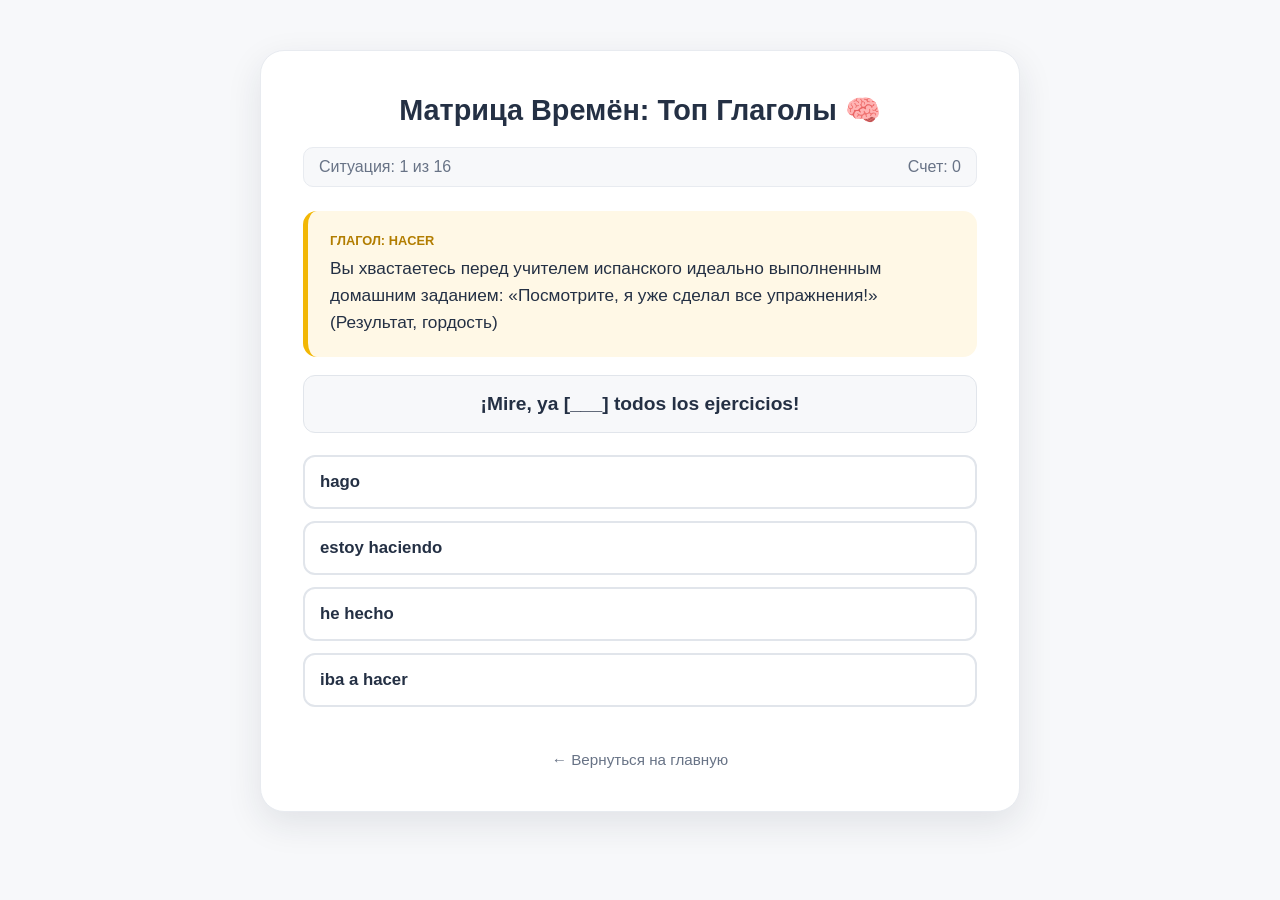
<file: trainers/matrix_site.html>
<!DOCTYPE html>
<html lang="ru">
<head>
    <meta charset="UTF-8">
    <meta name="viewport" content="width=device-width, initial-scale=1.0">
    <title>Матрица Времён PRO 🧠 — Aprende Español</title>
    <style>
        *{box-sizing:border-box}
body{font-family:Arial,Helvetica,sans-serif;background:#f7f8fa;margin:0;min-height:100vh;color:#243044;display:flex;justify-content:center;align-items:flex-start;padding:50px 20px}
.container{background:#fff;width:100%;max-width:760px;padding:42px;border-radius:24px;box-shadow:0 12px 35px rgba(31,41,55,.10);border:1px solid #e8ebf0;text-align:center}
h2{color:#243044;margin:0 0 18px;font-size:1.8rem;line-height:1.25}.badge,.verb-tag{display:inline-block;background:#f2b705;color:#fff;padding:5px 11px;border-radius:999px;font-size:.72rem;font-weight:700;text-transform:uppercase}.score-zone{color:#687386;font-size:1rem;margin:0 0 24px;display:flex;justify-content:space-between;background:#f7f8fa;padding:10px 15px;border-radius:10px;border:1px solid #e8ebf0}.scenario-box{background:#fff8e6;padding:22px;border-radius:14px;margin-bottom:18px;border-left:5px solid #f2b705;text-align:left}.scenario-title{font-size:.8rem;text-transform:uppercase;color:#b27d00;font-weight:700;margin-bottom:7px}.scenario-text{font-size:1.08rem;color:#243044;line-height:1.55;font-weight:500}.phrase-display{font-size:1.2rem;background:#f7f8fa;padding:17px;border-radius:12px;margin-bottom:22px;border:1px solid #e1e5eb;font-weight:700;color:#243044}.options-grid{display:grid;grid-template-columns:1fr;gap:12px;margin-bottom:20px}.option-btn{background:#fff;color:#243044;border:2px solid #e1e5eb;padding:15px;border-radius:12px;cursor:pointer;font-weight:700;font-size:1.05rem;text-align:left;transition:.2s}.option-btn:hover{border-color:#d62828;background:#fff8f8}.option-btn.correct{background:#eaf7f0;border-color:#16834b;color:#16834b}.option-btn.wrong{background:#fff0f0;border-color:#d62828;color:#d62828}.explanation-box{background:#f7f8fa;border-radius:12px;padding:18px;margin:18px 0;text-align:left;line-height:1.55;border:1px solid #e8ebf0}.next-btn{background:#d62828;color:#fff;border:none;padding:16px 20px;font-size:1.05rem;border-radius:12px;cursor:pointer;width:100%;font-weight:700}.next-btn:hover{background:#b71f1f}.back-home{display:inline-block;margin-top:24px;color:#687386;text-decoration:none;font-size:.95rem}.back-home:hover{color:#d62828}@media(max-width:600px){body{padding:20px 14px}.container{padding:28px 20px;border-radius:18px}h2{font-size:1.45rem}.scenario-text{font-size:1rem}}
    </style>
</head>
<body>

<div class="container">
    <h2>Матрица Времён: Топ Глаголы 🧠</h2>
    
    <div class="score-zone">
        <div id="quest-num">Вопрос: --</div>
        <div id="score-count">Счет: 0</div>
    </div>

    <div class="scenario-box">
        <div class="scenario-title" id="verb-tag">Глагол: --</div>
        <div class="scenario-text" id="situation-text">Загрузка ситуации...</div>
    </div>

    <div class="phrase-display" id="phrase-text">
        ...
    </div>

    <div class="options-grid" id="options-box">
        <!-- Кнопки сгенерируются кодом -->
    </div>
    
    <div class="explanation-box" id="explanation-box"></div>
    <button class="next-btn" id="next-btn" onclick="nextQuestion()">Следующая ситуация ▶</button>
<a href="../index.html" class="back-home">← Вернуться на главную</a>

</div>

<script>
    // БАЗА ДАННЫХ ИГРЫ: СИТУАЦИИ, ВАРИАНТЫ И УМНЫЕ ПОДСКАЗКИ ПРИ ОШИБКАХ
    const matrixDatabase = [
        {
            verb: "HACER",
            situation: "Вы сидите за компьютером, у вас горит дедлайн, пальцы летают по клавиатуре. В комнату заходит друг и спрашивает: «Что делаешь?». Вы отвечаете: «Я делаю работу прямо сейчас, не мешай!»",
            phrase: "Ahora [___] el trabajo, ¡no me molestes!",
            correct: "estoy haciendo",
            options: ["hago", "estoy haciendo", "he hecho", "estaba haciendo"],
            expl: "<b>Почему именно так:</b> Действие происходит прямо в эту миллисекунду. Для этого испанцы используют Presente Continuo (estoy + -iendo).<br><br><b>Разбор ошибок:</b><br>❌ <i>hago</i> — означает регулярное действие вообще (по жизни), теряется срочность дедлайна.<br>❌ <i>he hecho</i> — 'я уже сделал', но вы ещё в процессе.<br>❌ <i>estaba haciendo</i> — относилось бы к процессу в прошлом."
        },
        {
            verb: "TRABAJAR",
            situation: "Вы звоните другу в 3 часа дня. Он берёт трубку и говорит уставшим голосом: «Извини, не могу говорить. Я только что закончил, я сегодня очень много поработал». (Результат за сегодня)",
            phrase: "Lo siento, no puedo hablar. Hoy [___] mucho.",
            correct: "he trabajado",
            options: ["trabajo", "estaba trabajando", "he trabajado", "iba a trabajar"],
            expl: "<b>Почему именно так:</b> Действие завершено, но произошло <u>сегодня</u> (период времени 'hoy' ещё не закончен). Для этого строго нужен Pretérito Perfecto.<br><br><b>Разбор ошибок:</b><br>❌ <i>trabajo</i> — 'сегодня я много работаю' (вообще, процесс идёт или предстоит).<br>❌ <i>estaba trabajando</i> — 'я работал тогда' (когда что-то случилось в прошлом).<br>❌ <i>iba a trabajar</i> — 'я только собирался поработать', но друг-то уже отпахал!"
        },
        {
            verb: "IR",
            situation: "Вы вчера шли в магазин, и прямо перед вами на дорогу выбежала огромная собака. Вы рассказываете историю другу: «Я как раз шёл в магазин (был в процессе движения), когда увидел эту собаку!»",
            phrase: "Yo [___] al supermercado cuando vi a ese perro.",
            correct: "iba",
            options: ["voy", "he ido", "estaba yendo", "iba"],
            expl: "<b>Почему именно так:</b> Для выражения процесса ходьбы или движения в прошлом используется форма 'iba' (глагол ir в Imperfecto).<br><br><b>Разбор ошибок:</b><br>❌ <i>voy</i> — 'я иду' (сейчас или обычно).<br>❌ <i>he ido</i> — 'я ходил/сходил сегодня' (как факт, а не фоновый процесс).<br>❌ <i>estaba yendo</i> — теоретически понятно, но испанцы так не говорят, форма слишком громоздкая для глагола ir. Всегда выбирайте 'iba'!"
        },
        {
            verb: "HACER",
            situation: "Вы открыли ноутбук, занесли палец над кнопкой, чтобы запустить тренажёр, но в эту миллисекунду вырубило свет. Вы со вздохом говорите: «Эх, я как раз собирался заняться диктантом...»",
            phrase: "Yo [___] el dictado, pero se cortó la luz.",
            correct: "iba a hacer",
            options: ["hago", "iba a hacer", "he hecho", "estaba haciendo"],
            expl: "<b>Почему именно так:</b> Конструкция 'iba a + глагол' идеально передаёт намерение, которое вот-вот должно было случиться в прошлом, но обломалось.<br><br><b>Разбор ошибок:</b><br>❌ <i>hago</i> — 'я делаю' (сейчас).<br>❌ <i>he hecho</i> — 'я сделал' (но свет-то прервал вас до начала!).<br>❌ <i>estaba haciendo</i> — означало бы, что вы уже вовсю писали диктант в тот момент."
        },
        {
            verb: "COMER",
            situation: "Вы пообедали в ресторане, откинулись на спинку стула, похлопали по животу и сыто говорите официанту: «Спасибо, я уже отлично поел». (Результат)",
            phrase: "Gracias, ya [___] muy bien.",
            correct: "he comido",
            options: ["como", "estoy comiendo", "he comido", "estaba comiendo"],
            expl: "<b>Почему именно так:</b> Вы сыты в текущую секунду, действие завершено совсем недавно. Это классический результат через Pretérito Perfecto.<br><br><b>Разбор ошибок:</b><br>❌ <i>como</i> — 'я ем вообще' или 'я ем обычно'.<br>❌ <i>estoy comiendo</i> — 'я ем прямо сейчас' (но ваша тарелка уже пуста!).<br>❌ <i>estaba comiendo</i> — 'я ел тогда в прошлом'."
        },
        {
            verb: "TRABAJAR",
            situation: "Вам звонит босс на выходных и спрашивает: «Чем занимаешься по жизни в эти месяцы?». Вы гордо отвечаете: «Сейчас я работаю в крупной IT-компании». (Регулярное действие по жизни)",
            phrase: "Ahora [___] en una empresa de tecnología grande.",
            correct: "trabajo",
            options: ["trabajo", "estoy trabajando", "he trabajado", "estaba trabajando"],
            expl: "<b>Почему именно так:</b> Вы описываете постоянный или регулярный факт из жизни в настоящем времени. Нужен обычный Presentе.<br><br><b>Разбор ошибок:</b><br>❌ <i>estoy trabajando</i> — подошёл бы, если бы вы сидели за компьютером прямо в эту секунду разговора.<br>❌ <i>he trabajado</i> — 'я поработал'.<br>❌ <i>estaba trabajando</i> — прошедшее время."
        },
        {
            verb: "HACER",
            situation: "Вчера в 16:00 в офисе кто-то съел чужой пирог. Шеф устраивает допрос: «Что вы делали в это время?». Вы оправдываетесь: «Я в эту секунду делал отчёт в своём кабинете!» (Алиби, процесс в прошлом)",
            phrase: "A las cuatro yo [___] el informe en mi oficina.",
            correct: "estaba haciendo",
            options: ["hago", "estoy haciendo", "he hecho", "estaba haciendo"],
            expl: "<b>Почему именно так:</b> Вы доказываете своё алиби — были внутри длительного процесса в строго конкретный момент в прошлом. Для этого нужен Pasado Continuo (estaba + -iendo).<br><br><b>Разбор ошибок:</b><br>❌ <i>hago / estoy haciendo</i> — формы настоящего времени.<br>❌ <i>he hecho</i> — 'я сделал отчёт' (как факт завершения, а нам важно показать, чем вы были заняты в 16:00)."
        },
        {
            verb: "IR",
            situation: "Вы встречаете соседа у подъезда, он одет в спортивный костюм. Вы спрашиваете его: «Куда это ты направляешься прямо сейчас?»",
            phrase: "¿Adónde [___] ahora?",
            correct: "vas",
            options: ["vas", "estás yendo", "has ido", "ibas"],
            expl: "<b>Почему именно так:</b> В живом испанском глагол ir (идти) в настоящем времени используется в обычной форме Presente ('vas'), даже если человек идёт прямо сейчас. Форма estás yendo почти не используется.<br><br><b>Разбор ошибок:</b><br>❌ <i>estás yendo</i> — слишком искусственно и громоздко для живой речи.<br>❌ <i>has ido</i> — 'ты сходил'.<br>❌ <i>ibas</i> — прошедшее время."
        },
        {
            verb: "COMER",
            situation: "Вы сидите на совещании, и вдруг у вас громко заурчал живот (как в подкасте Пабло). Вы шепчете коллеге: «Извини, я сегодня ещё не ел». (Отсутствие результата за сегодня)",
            phrase: "Lo siento, hoy todavía no [___].",
            correct: "he comido",
            options: ["como", "estoy comiendo", "he comido", "iba a comer"],
            expl: "<b>Почему именно так:</b> Вы говорите об отсутствии результата к текущему моменту внутри сегодняшнего дня ('hoy'). Нужен Pretérito Perfecto.<br><br><b>Разбор ошибок:</b><br>❌ <i>como</i> — 'я не ем вообще'.<br>❌ <i>estoy comiendo</i> — 'я не ем прямо сейчас' (и так очевидно).<br>❌ <i>iba a comer</i> — 'я собирался поесть'."
        },
        {
            verb: "TRABAJAR",
            situation: "Вчера в 7 вечера жена пыталась до вас дозвониться, но вы пахали в гараже. Вечером вы объясняете: «Извини, я в это время работал». (Длительный процесс в прошлом)",
            phrase: "Lo siento, a esa hora yo [___] en el garaje.",
            correct: "estaba trabajando",
            options: ["trabajo", "estoy trabajando", "he trabajado", "estaba trabajando"],
            expl: "<b>Почему именно так:</b> Вы были заняты процессом работы в конкретный момент в прошлом. Это Pasado Continuo.<br><br><b>Разбор ошибок:</b><br>❌ <i>trabajo / estoy trabajando</i> — настоящее время.<br>❌ <i>he trabajado</i> — подошло бы, если бы вы сказали 'Я сегодня много поработал', но здесь указан точный час вчерашнего дня."
        },
        {
            verb: "HACER",
            situation: "Вы хвастаетесь перед учителем испанского идеально выполненным домашним заданием: «Посмотрите, я уже сделал все упражнения!» (Результат, гордость)",
            phrase: "¡Mire, ya [___] todos los ejercicios!",
            correct: "he hecho",
            options: ["hago", "estoy haciendo", "he hecho", "iba a hacer"],
            expl: "<b>Почему именно так:</b> Налицо выполненное действие и готовый результат, который вы демонстрируете в настоящем времени. Это Pretérito Perfecto.<br><br><b>Разбор ошибок:</b><br>❌ <i>hago / estoy haciendo</i> — вы уже не делаете упражнения, они готовы.<br>❌ <i>iba a hacer</i> — 'я только собирался сделать'."
        },
        {
            verb: "COMER",
            situation: "Вам звонит друг, слышит в трубке стук вилок и чавканье. Он понимающе говорит: «О, я вижу, ты сейчас ешь. Приятного аппетита, созвонимся позже!»",
            phrase: "Ah, veo que [___] ahora. ¡Buen provecho!",
            correct: "estás comiendo",
            options: ["comes", "estás comiendo", "has comido", "ibas a comer"],
            expl: "<b>Почему именно так:</b> Процесс происходит прямо в ушах у друга в эту секунду. Строго Presente Continuo (estás + -iendo).<br><br><b>Разбор ошибок:</b><br>❌ <i>comes</i> — 'ты ешь вообще'.<br>❌ <i>has comido</i> — 'ты уже поел' (но вилки-то стучат!).<br>❌ <i>ibas a comer</i> — 'ты собирался поесть'."
        },
        {
            verb: "IR",
            situation: "Вам звонит мама и спрашивает, где вы были в прошлые выходные. Вы отвечаете: «В субботу мы ездили (сходили) за город». (Завершённый факт в прошлом, день полностью прошёл)",
            phrase: "El sábado nosotros [___] al campo.",
            correct: "fuimos",
            options: ["vamos", "hemos ido", "fuimos", "íbamos"],
            expl: "<b>Почему именно так:</b> Суббота осталась в прошлом, день полностью отрезан от настоящего. Для законченных исторических фактов используется время Pretérito Indefinito (ir ➡️ fuimos).<br><br><b>Разбор ошибок:</b><br>❌ <i>vamos</i> — 'мы идём/ездим обычно'.<br>❌ <i>hemos ido</i> — подошло бы, если бы вы поехали в поле <u>сегодня</u>.<br>❌ <i>íbamos</i> — означало бы 'мы долго ехали, были в процессе', а здесь важен сам свершившийся факт поездки."
        },
        {
            verb: "TRABAJAR",
            situation: "Вы зашли в кабинет к коллеге, он резко захлопнул ноутбук и выдохнул. Вы с улыбкой говорите: «О, я вижу, ты как раз собирался поработать, а я помешал?»",
            phrase: "Veo que [___], ¿te he molestado?",
            correct: "ibas a trabajar",
            options: ["trabajas", "estás trabajando", "has trabajado", "ibas a trabajar"],
            expl: "<b>Почему именно так:</b> Человек открыл ноут и настроился на работу в прошлую секунду, но его прервали. Это намерение через 'ibas a + глагол'.<br><br><b>Разбор ошибок:</b><br>❌ <i>trabajas / estás trabajando</i> — он уже не работает, вы его отвлекли.<br>❌ <i>has trabajado</i> — 'ты поработал'."
        },
        {
            verb: "COMER",
            situation: "Вы рассказываете о своих привычках: «Обычно я обедаю дома в два часа дня». (Регулярное расписание)",
            phrase: "Normalmente [___] en casa a las dos.",
            correct: "como",
            options: ["como", "estoy comiendo", "he comido", "estaba comiendo"],
            expl: "<b>Почему именно так:</b> Регулярное, повторяющееся действие, рутина. Нужен обычный Presente.<br><br><b>Разбор ошибок:</b><br>❌ <i>estoy comiendo</i> — использовалось бы, если бы вы жевали прямо сейчас.<br>❌ <i>he comido / estaba comiendo</i> — прошедшие времена."
        },
        {
            verb: "IR",
            situation: "Вы сидите в аэропорту, рейс задерживают. Вы звоните жене и говорите: «Мы как раз садились (шли) в самолёт, но посадку внезапно остановили!» (Процесс прерван в прошлом)",
            phrase: "Nosotros [___] al avión, pero detuvieron el embarque.",
            correct: "íbamos",
            options: ["vamos", "hemos ido", "fuimos", "íbamos"],
            expl: "<b>Почему именно так:</b> Вы описываете фоновый процесс движения, который происходил в прошлом, пока его не прервало другое резкое действие. Нужен Imperfecto глагола ir (для 'мы' — íbamos).<br><br><b>Разбор ошибок:</b><br>❌ <i>vamos</i> — настоящее время.<br>❌ <i>fuimos</i> — означало бы, что вы успешно улетели и факт закрыт.<br>❌ <i>hemos ido</i> — форма для сегодняшнего дня."
        }
    ];
    let gameQuestions = [];
    let currentQuestionIdx = 0;
    let score = 0;
    let hasAnswered = false;

    // СТАРТ ИГРЫ И ПЕРЕМЕШИВАНИЕ ВОПРОСОВ
    window.onload = function() {
        shuffleAndStart();
    };

    function shuffleAndStart() {
        gameQuestions = [...matrixDatabase].sort(() => Math.random() - 0.5);
        currentQuestionIdx = 0;
        score = 0;
        document.getElementById('score-count').innerText = `Счет: ${score}`;
        showQuestion();
    }

    function showQuestion() {
        hasAnswered = false;
        document.getElementById('next-btn').style.display = "none";
        document.getElementById('explanation-box').style.display = "none";
        
        const q = gameQuestions[currentQuestionIdx];
        
        document.getElementById('quest-num').innerText = `Ситуация: ${currentQuestionIdx + 1} из ${gameQuestions.length}`;
        document.getElementById('verb-tag').innerText = `Глагол: ${q.verb}`;
        document.getElementById('situation-text').innerText = q.situation;
        document.getElementById('phrase-text').innerText = q.phrase;

        const optionsBox = document.getElementById('options-box');
        optionsBox.innerHTML = "";

        // Генерируем кнопки
        q.options.forEach(opt => {
            const btn = document.createElement('button');
            btn.className = "option-btn";
            btn.innerText = opt;
            btn.onclick = () => checkSelection(btn, opt, q.correct, q.expl);
            optionsBox.appendChild(btn);
        });
    }

    function checkSelection(clickedBtn, selectedOpt, correctOpt, explanation) {
        if (hasAnswered) return; // Защита от повторных нажатий на другие кнопки после успеха

        if (selectedOpt === correctOpt) {
            clickedBtn.classList.add('correct');
            score += 25; // Начисляем 25 очков за правильный выбор
            document.getElementById('score-count').innerText = `Счет: ${score}`;
            hasAnswered = true;
            document.getElementById('next-btn').style.display = "block";
            
            // Озвучиваем правильный ответ встроенным голосом
            if ('speechSynthesis' in window) {
                const textToSpeak = gameQuestions[currentQuestionIdx].phrase.replace("[___]", correctOpt).replace("¡", "").replace("!", "");
                const utterance = new SpeechSynthesisUtterance(textToSpeak);
                utterance.lang = 'es-ES';
                window.speechSynthesis.speak(utterance);
            }
        } else {
            clickedBtn.classList.add('incorrect');
            // Показываем разбор ситуации при ошибке
            const expBox = document.getElementById('explanation-box');
            expBox.innerHTML = explanation;
            expBox.style.display = "block";
        }
    }

    function nextQuestion() {
        currentQuestionIdx++;
        if (currentQuestionIdx < gameQuestions.length) {
            showQuestion();
        } else {
            // Финиш игры
            document.getElementById('verb-tag').innerText = "ИГРА ЗАВЕРШЕНА! 🏆";
            document.getElementById('situation-text').innerText = `Потрясающе! Вы прогнали все 16 ситуаций. Ваш финальный результат: ${score} очков.`;
            document.getElementById('phrase-text').innerText = "¡Todo marcha bien!";
            document.getElementById('options-box').innerHTML = "";
            document.getElementById('explanation-box').style.display = "none";
            
            const nextBtn = document.getElementById('next-btn');
            nextBtn.innerText = "Пройти тренажёр заново 🔄";
            nextBtn.onclick = shuffleAndStart;
            nextBtn.style.display = "block";
        }
    }
</script>

</body>
</html>
</file>
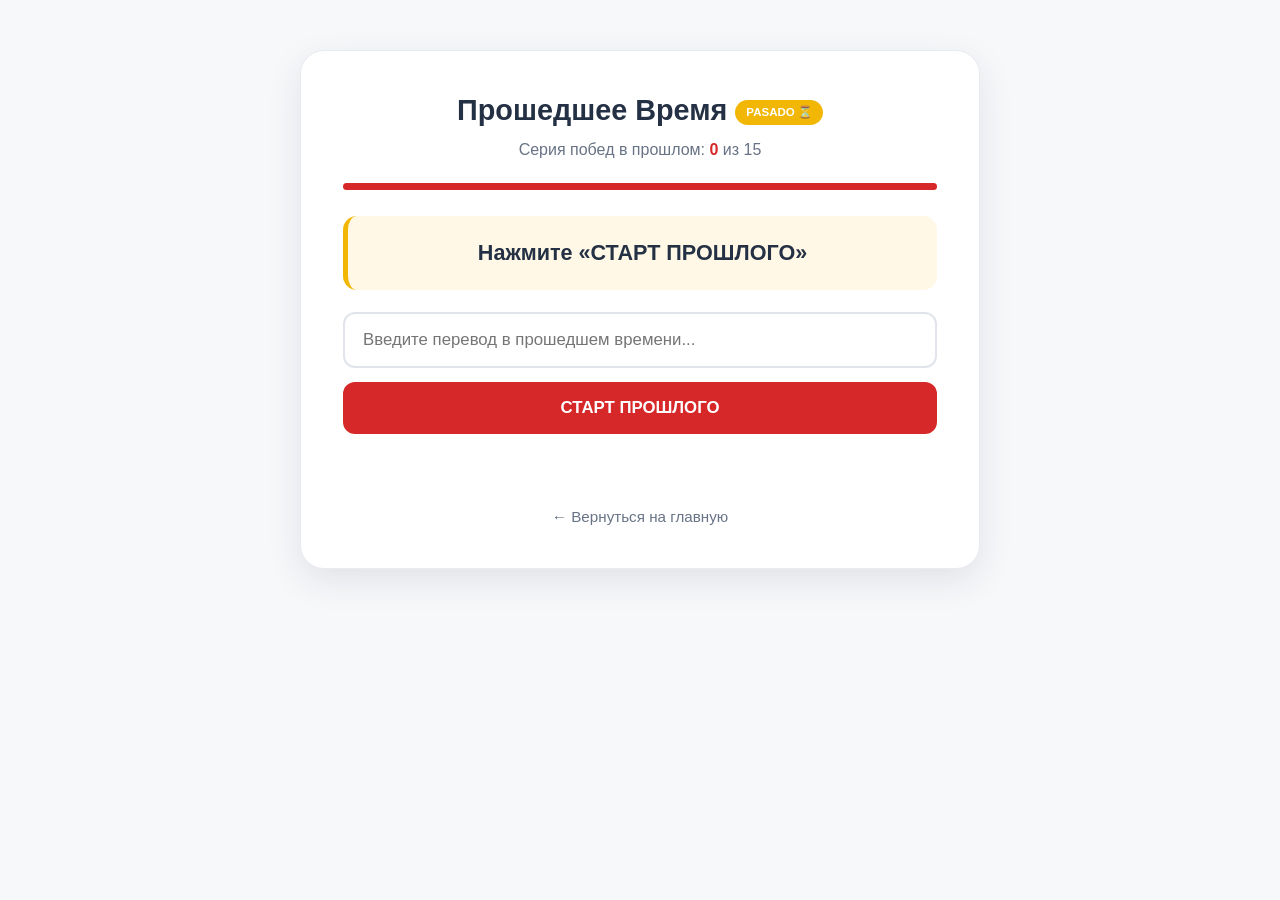
<file: trainers/proshloe_vremya_site.html>
<!DOCTYPE html>
<html lang="ru">
<head>
    <meta charset="UTF-8">
    <meta name="viewport" content="width=device-width, initial-scale=1.0">
    <title>Тренажер: Прошедшее время ⏳</title>
    <style>
        
*{box-sizing:border-box}
body{font-family:Arial,Helvetica,sans-serif;background:#f7f8fa;margin:0;min-height:100vh;color:#243044;display:flex;justify-content:center;align-items:flex-start;padding:50px 20px}
.container{background:#fff;width:100%;max-width:680px;padding:42px;border-radius:24px;box-shadow:0 12px 35px rgba(31,41,55,.10);border:1px solid #e8ebf0;text-align:center}
h2{color:#243044;margin:0 0 12px;font-size:1.8rem;line-height:1.25}
.badge{display:inline-block;background:#f2b705;color:#fff;padding:5px 11px;border-radius:999px;font-size:.72rem;font-weight:700;text-transform:uppercase;vertical-align:middle}
.score-board{color:#687386;font-size:1rem;margin:0 0 24px}
#current-score{color:#d62828;font-weight:700}
.timer-bar{width:100%;height:7px;background:#e9edf2;border-radius:999px;margin-bottom:26px;overflow:hidden}
.timer-progress{width:100%;height:100%;background:#d62828;transition:width 1s linear}
.phrase-display{background:#fff8e6;border-left:5px solid #f2b705;padding:24px 22px;border-radius:14px;font-size:1.35rem;font-weight:600;color:#243044;margin-bottom:22px;min-height:72px;display:flex;align-items:center;justify-content:center}
input[type=text]{width:100%;padding:16px 18px;border:2px solid #e1e5eb;background:#fff;color:#243044;border-radius:12px;font-size:1.05rem;margin-bottom:14px;outline:none;transition:border-color .2s,box-shadow .2s}
input[type=text]:focus{border-color:#d62828;box-shadow:0 0 0 4px rgba(214,40,40,.08)}
button{background:#d62828;color:#fff;border:none;padding:16px 20px;font-size:1.05rem;border-radius:12px;cursor:pointer;width:100%;font-weight:700;transition:transform .2s,background .2s}
button:hover{background:#b71f1f;transform:translateY(-1px)}
.feedback{margin-top:20px;font-weight:600;font-size:1rem;min-height:30px;line-height:1.5}
.correct{color:#16834b}.incorrect{color:#d62828}
.back-home{display:inline-block;margin-top:24px;color:#687386;text-decoration:none;font-size:.95rem;transition:color .2s}
.back-home:hover{color:#d62828}
@media(max-width:600px){body{padding:20px 14px}.container{padding:28px 20px;border-radius:18px}h2{font-size:1.45rem}.phrase-display{font-size:1.15rem;padding:20px 16px}}

    </style>
</head>
<body>

<div class="container">
    <h2>Прошедшее Время <span class="badge">Pasado ⏳</span></h2>
    <div class="score-board">Серия побед в прошлом: <span id="current-score">0</span> из 15</div>
    
    <div class="timer-bar"><div class="timer-progress" id="progress"></div></div>
    <div class="phrase-display" id="russian-text">Нажмите «СТАРТ ПРОШЛОГО»</div>
    
    <input type="text" id="answer-input" placeholder="Введите перевод в прошедшем времени..." autocomplete="off" disabled>
    <button id="main-btn" onclick="initTrainer()">СТАРТ ПРОШЛОГО</button>
    
    <div class="feedback" id="feedback-zone"></div>
<a href="../index.html" class="back-home">← Вернуться на главную</a>

</div>

<script>
    const database = [
        // --- Правила -AR, -ER, -IR ---
        { ru: "Я поговорил.", es: "He hablado" },
        { ru: "Ты поучился.", es: "Has estudiado" },
        { ru: "Он выучил испанский.", es: "Ha aprendido espanol" },
        { ru: "Я поел пиццу.", es: "He comido pizza" },
        { ru: "Ты пожил в Мадриде?", es: "Has vivido en Madrid" },
        { ru: "Он поработал сегодня.", es: "Ha trabajado hoy" },
        { ru: "Я поучил испанский сегодня.", es: "He aprendido espanol hoy" },
        { ru: "Ты поел дома?", es: "Has comido en casa" },
        { ru: "Она пожила в Мадриде.", es: "Ha vivido en Madrid" },
        // --- Глаголы-исключения ---
        { ru: "Я сделал это.", es: "Lo he hecho" },
        { ru: "Он не сделал это.", es: "No lo ha hecho" },
        { ru: "Ты написал письмо?", es: "Has escrito una carta" },
        { ru: "Я написал письмо.", es: "He escrito una carta" },
        { ru: "Ты открыл книгу.", es: "Has abierto un libro" },
        { ru: "Он открыл дверь.", es: "Ha abierto la puerta" },
        { ru: "Я не сделал домашнее задание.", es: "No he hecho los deberes" }, // домашнее задание = los deberes
        { ru: "Ты написал это?", es: "Lo has escrito" },
        { ru: "Она открыла окно.", es: "Ha abierto la ventana" }
    ];

    let activePhrase = null;
    let currentStreak = 0;
    let stageChecking = false;
    let timerId = null;
    let timeLeft = 25; // 25 секунд для комфортного набора прошедшего времени

    const ruDisplay = document.getElementById('russian-text');
    const inputField = document.getElementById('answer-input');
    const actionBtn = document.getElementById('main-btn');
    const feedbackField = document.getElementById('feedback-zone');
    const streakDisplay = document.getElementById('current-score');
    const progressBar = document.getElementById('progress');

    function cleanString(str) {
        return str.toLowerCase()
            .replace(/[.,\/#!$%\^&\*;:{}=\-_`~()¿?]/g, "")
            .replace(/[áäà]/g, "a").replace(/[éëè]/g, "e")
            .replace(/[íïì]/g, "i").replace(/[óöò]/g, "o")
            .replace(/[úüù]/g, "u").replace(/ñ/g, "n")
            .trim();
    }

    function initTrainer() {
        currentStreak = 0;
        streakDisplay.innerText = currentStreak;
        inputField.disabled = false;
        triggerNext();
    }

    function startTimer() {
        clearInterval(timerId);
        timeLeft = 25;
        progressBar.style.width = "100%";
        
        timerId = setInterval(() => {
            timeLeft--;
            progressBar.style.width = (timeLeft / 25 * 100) + "%";
            
            if (timeLeft <= 0) {
                clearInterval(timerId);
                timeOutFail();
            }
        }, 1000);
    }

    function timeOutFail() {
        feedbackField.innerHTML = `<span class='incorrect'>⏱️ Время вышло! Надо было: <b>${activePhrase.es}</b></span>`;
        currentStreak = 0;
        streakDisplay.innerText = currentStreak;
        actionBtn.innerText = "Следующая фраза";
        actionBtn.onclick = triggerNext;
        stageChecking = false;
    }

    function triggerNext() {
        clearInterval(timerId);
        if (currentStreak >= 15) {
            ruDisplay.innerText = "🏆 ФАНТАСТИКА! Прошлое время полностью в ваших руках!";
            inputField.disabled = true;
            inputField.value = "";
            progressBar.style.width = "0%";
            actionBtn.innerText = "Начать сначала";
            actionBtn.onclick = initTrainer;
            return;
        }

        activePhrase = database[Math.floor(Math.random() * database.length)];
        ruDisplay.innerText = activePhrase.ru;
        inputField.value = "";
        feedbackField.innerText = "";
        inputField.focus();

        actionBtn.innerText = "Проверить";
        actionBtn.onclick = evaluateAnswer;
        stageChecking = true;
        startTimer();
    }

    function evaluateAnswer() {
        clearInterval(timerId);
        const userClean = cleanString(inputField.value);
        const correctClean = cleanString(activePhrase.es);

        if (userClean === correctClean) {
            feedbackField.innerHTML = "<span class='correct'>🎯 Идеально в прошлом! +1 балл</span>";
            currentStreak++;
            streakDisplay.innerText = currentStreak;
        } else {
            feedbackField.innerHTML = `<span class='incorrect'>Ошибка. Правильный вариант: <b>${activePhrase.es}</b></span>`;
            currentStreak = 0; 
            streakDisplay.innerText = currentStreak;
        }

        actionBtn.innerText = "Следующая фраза";
        actionBtn.onclick = triggerNext;
        stageChecking = false;
    }

    inputField.addEventListener("keyup", function(e) {
        if (e.key === "Enter") {
            if (stageChecking) evaluateAnswer();
            else triggerNext();
        }
    });
</script>

</body>
</html>
</file>
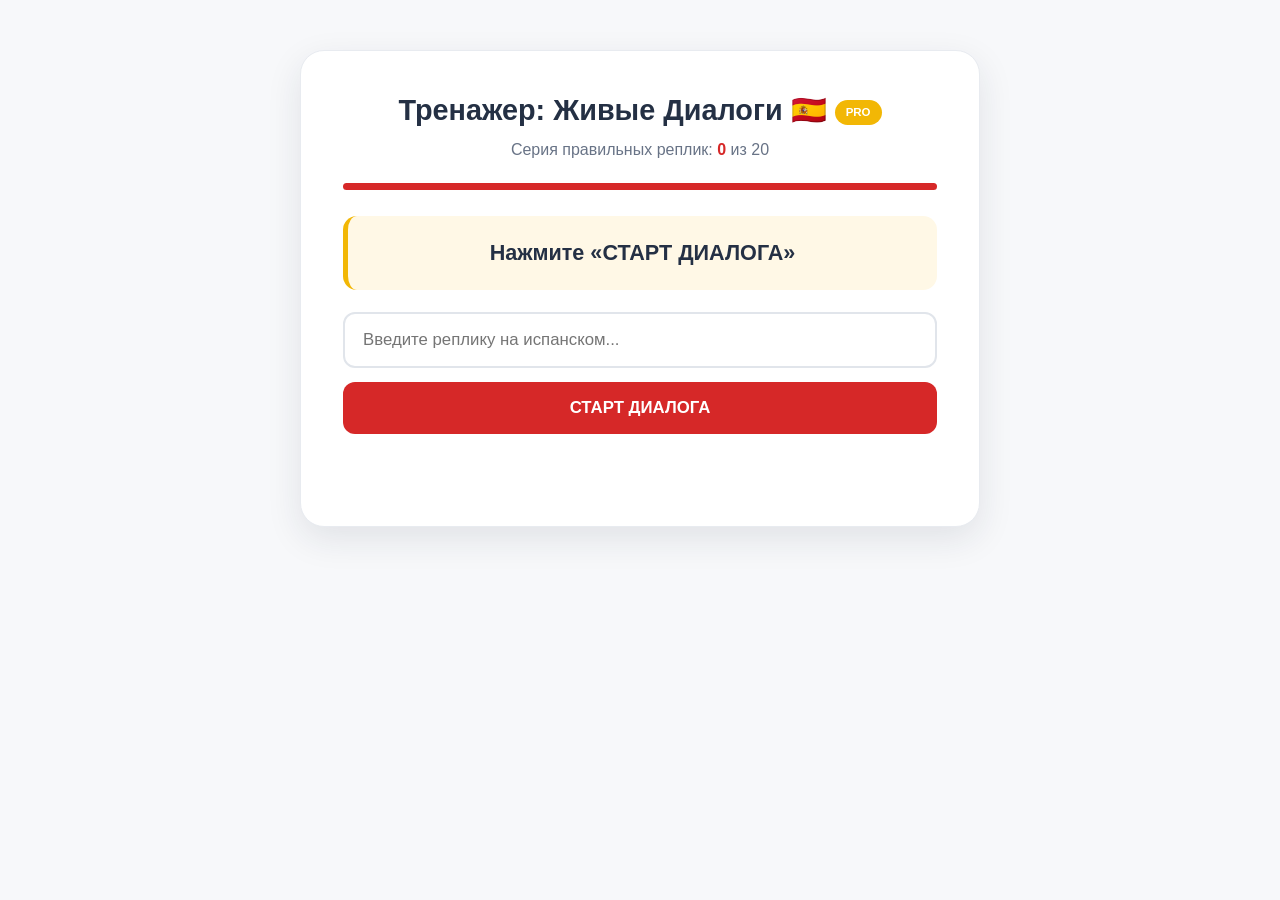
<file: trainers/super_mix_dialogos_site.html>
<!DOCTYPE html>
<html lang="ru">
<head>
    <meta charset="UTF-8">
    <meta name="viewport" content="width=device-width, initial-scale=1.0">
    <title>Тренажер: Живые Диалоги PRO</title>
    <style>
        
        * {
            box-sizing: border-box;
        }

        body {
            font-family: Arial, Helvetica, sans-serif;
            background: #f7f8fa;
            margin: 0;
            min-height: 100vh;
            color: #243044;
            display: flex;
            justify-content: center;
            align-items: flex-start;
            padding: 50px 20px;
        }

        .container {
            background: #ffffff;
            width: 100%;
            max-width: 680px;
            padding: 42px;
            border-radius: 24px;
            box-shadow: 0 12px 35px rgba(31, 41, 55, 0.10);
            border: 1px solid #e8ebf0;
            text-align: center;
        }

        h2 {
            color: #243044;
            margin: 0 0 12px;
            font-size: 1.8rem;
            line-height: 1.25;
        }

        .badge {
            display: inline-block;
            background: #f2b705;
            color: #ffffff;
            padding: 5px 11px;
            border-radius: 999px;
            font-size: 0.72rem;
            font-weight: 700;
            text-transform: uppercase;
            vertical-align: middle;
        }

        .score-board {
            color: #687386;
            font-size: 1rem;
            margin: 0 0 24px;
        }

        #current-score {
            color: #d62828;
            font-weight: 700;
        }

        .timer-bar {
            width: 100%;
            height: 7px;
            background: #e9edf2;
            border-radius: 999px;
            margin-bottom: 26px;
            overflow: hidden;
        }

        .timer-progress {
            width: 100%;
            height: 100%;
            background: #d62828;
            transition: width 1s linear;
        }

        .phrase-display {
            background: #fff8e6;
            border-left: 5px solid #f2b705;
            padding: 24px 22px;
            border-radius: 14px;
            font-size: 1.35rem;
            font-weight: 600;
            color: #243044;
            margin-bottom: 22px;
            min-height: 72px;
            display: flex;
            align-items: center;
            justify-content: center;
        }

        input[type="text"] {
            width: 100%;
            padding: 16px 18px;
            border: 2px solid #e1e5eb;
            background: #ffffff;
            color: #243044;
            border-radius: 12px;
            font-size: 1.05rem;
            margin-bottom: 14px;
            outline: none;
            transition: border-color .2s, box-shadow .2s;
        }

        input[type="text"]:focus {
            border-color: #d62828;
            box-shadow: 0 0 0 4px rgba(214, 40, 40, 0.08);
        }

        button {
            background: #d62828;
            color: #ffffff;
            border: none;
            padding: 16px 20px;
            font-size: 1.05rem;
            border-radius: 12px;
            cursor: pointer;
            width: 100%;
            font-weight: 700;
            transition: transform .2s, background .2s;
        }

        button:hover {
            background: #b71f1f;
            transform: translateY(-1px);
        }

        .feedback {
            margin-top: 20px;
            font-weight: 600;
            font-size: 1rem;
            min-height: 30px;
            line-height: 1.5;
        }

        .correct {
            color: #16834b;
        }

        .incorrect {
            color: #d62828;
        }

        @media (max-width: 600px) {
            body {
                padding: 20px 14px;
            }

            .container {
                padding: 28px 20px;
                border-radius: 18px;
            }

            h2 {
                font-size: 1.45rem;
            }

            .phrase-display {
                font-size: 1.15rem;
                padding: 20px 16px;
            }
        }

    </style>
</head>
<body>

<div class="container">
    <h2>Тренажер: Живые Диалоги 🇪🇸 <span class="badge">PRO</span></h2>
    <div class="score-board">Серия правильных реплик: <span id="current-score">0</span> из 20</div>
    
    <div class="timer-bar"><div class="timer-progress" id="progress"></div></div>
    <div class="phrase-display" id="russian-text">Нажмите «СТАРТ ДИАЛОГА»</div>
    
    <input type="text" id="answer-input" placeholder="Введите реплику на испанском..." autocomplete="off" disabled>
    <button id="main-btn" onclick="initTrainer()">СТАРТ ДИАЛОГА</button>
    
    <div class="feedback" id="feedback-zone"></div>
</div>

<script>
    const database = [
        // --- Блок 1: Сцена «Кафе (Заказ и споры)» ---
        { ru: "Я хочу съесть пиццу.", es: "Quiero comer pizza" },
        { ru: "Я хочу съесть пиццу и выпить стакан яблочного сока.", es: "Quiero comer pizza y beber un vaso de jugo de manzana" },
        { ru: "Ты можешь принести пиццу сейчас?", es: "Puedes traer la pizza ahora" },
        { ru: "Я спешу и я хочу есть.", es: "Tengo prisa y hambre" },
        { ru: "Она хочет есть, но она не хочет есть.", es: "Quiere comer pero no quiere comer" },
        { ru: "Нет, спасибо. Ты можешь принести счет, пожалуйста?", es: "No gracias puedes traer la cuenta por favor" },
        { ru: "Я хочу заплатить.", es: "Quiero pagar" },
        { ru: "Да, у меня есть евро и я могу заплатить без карты.", es: "Si tengo los euros y puedo pagar sin tarjeta" },
        { ru: "Пожалуйста, ты можешь мне дать стакан яблочного сока?", es: "Por favor me puedes dar un vaso de jugo de manzana" },
        { ru: "Круассан с собой, пожалуйста.", es: "Un cruasan para llevar por favor" },
        { ru: "Но разве евро — это не наличные?", es: "Pero los euros no son efectivo" },
        { ru: "В Испании используют евро.", es: "En Espana usan euros" },

        // --- Блок 2: Сцена «Отель (Заселение)» ---
        { ru: "Да, у меня есть бронь.", es: "Si tengo una reserva" },
        { ru: "Я хочу мой ключ, пожалуйста.", es: "Quiero mi llave por favor" },
        { ru: "Я очень устал.", es: "Estoy muy cansado" },
        { ru: "Она очень устала.", es: "Esta muy cansada" },
        { ru: "Где находится отель?", es: "Donde esta el hotel" },
        { ru: "Где находится завтрак?", es: "Donde esta el desayuno" },
        { ru: "Завтрак не готов.", es: "El desayuno no esta listo" },
        { ru: "Кондиционер не работает.", es: "El aire acondicionado no funciona" },
        { ru: "Ты можешь проверить кондиционер сейчас?", es: "Puedes verificar el aire acondicionado ahora" },
        { ru: "У меня нет ключа.", es: "No tengo la llave" },

        // --- Блок 3: Фиксация речевого автомата (Микс из чата) ---
        { ru: "Думаю, что практиковать диалоги с тобой проще.", es: "Creo que es mas facil practicar los dialogos contigo" },
        { ru: "Я не хочу сказать просто, я хочу сказать проще.", es: "No quiero decir simple quiero decir mas simple" },
        { ru: "Ты можешь создать тренажер?", es: "Puedes crear un simulador" },
        { ru: "Придумай тренажер.", es: "Inventa un simulador" },
        { ru: "Давай попробуем диалог.", es: "Vamos a probar el dialogo" },
        { ru: "Я живу в Мадриде.", es: "Vivo en Madrid" },
        { ru: "Ты ешь пиццу сейчас.", es: "Comes pizza ahora" },
        { ru: "Он каждый день учит испанский.", es: "Estudia espanol todos los dias" },
        { ru: "Я не учусь сейчас.", es: "No estudio ahora" },
        { ru: "Ты живешь в Мадриде?", es: "Vives en Madrid" },
        { ru: "Он не работает дома.", es: "No работает в доме" }, // Альтернатива: No trabaja en casa
        { ru: "Она умная.", es: "Es inteligente" },
        { ru: "Ты менеджер и ты работаешь дома.", es: "Eres manager y trabajas en casa" }
    ];

    let activePhrase = null;
    let currentStreak = 0;
    let stageChecking = false;
    let timerId = null;
    let timeLeft = 30;

    const ruDisplay = document.getElementById('russian-text');
    const inputField = document.getElementById('answer-input');
    const actionBtn = document.getElementById('main-btn');
    const feedbackField = document.getElementById('feedback-zone');
    const streakDisplay = document.getElementById('current-score');
    const progressBar = document.getElementById('progress');

    function cleanString(str) {
        return str.toLowerCase()
            .replace(/[.,\/#!$%\^&\*;:{}=\-_`~()¿?]/g, "")
            .replace(/[áäà]/g, "a").replace(/[éëè]/g, "e")
            .replace(/[íïì]/g, "i").replace(/[óöò]/g, "o")
            .replace(/[úüù]/g, "u").replace(/ñ/g, "n")
            .trim();
    }

    function initTrainer() {
        currentStreak = 0;
        streakDisplay.innerText = currentStreak;
        inputField.disabled = false;
        triggerNext();
    }

    function startTimer() {
        clearInterval(timerId);
        timeLeft = 30;
        progressBar.style.width = "100%";
        
        timerId = setInterval(() => {
            timeLeft--;
            progressBar.style.width = (timeLeft / 30 * 100) + "%";
            
            if (timeLeft <= 0) {
                clearInterval(timerId);
                timeOutFail();
            }
        }, 1000);
    }

    function timeOutFail() {
        feedbackField.innerHTML = `<span class='incorrect'>⏱️ Время вышло! Надо было: <b>${activePhrase.es}</b></span>`;
        currentStreak = 0;
        streakDisplay.innerText = currentStreak;
        actionBtn.innerText = "Следующая реплика";
        actionBtn.onclick = triggerNext;
        stageChecking = false;
    }

    function triggerNext() {
        clearInterval(timerId);
        if (currentStreak >= 20) {
            ruDisplay.innerText = "🏆 ПОТРЯСАЮЩЕ! Вы подчинили себе все диалоги! Настоящий PRO!";
            inputField.disabled = true;
            inputField.value = "";
            progressBar.style.width = "0%";
            actionBtn.innerText = "Начать заново";
            actionBtn.onclick = initTrainer;
            return;
        }

        activePhrase = database[Math.floor(Math.random() * database.length)];
        ruDisplay.innerText = activePhrase.ru;
        inputField.value = "";
        feedbackField.innerText = "";
        inputField.focus();

        actionBtn.innerText = "Проверить реплику";
        actionBtn.onclick = evaluateAnswer;
        stageChecking = true;
        startTimer();
    }

    function evaluateAnswer() {
        clearInterval(timerId);
        const userClean = cleanString(inputField.value);
        const correctClean = cleanString(activePhrase.es);

        // Интеллектуальное сравнение строк
        if (userClean === correctClean || correctClean.includes(userClean) && userClean.length > 5) {
            feedbackField.innerHTML = "<span class='correct'>🎯 Отличный ответ! Собеседник доволен.</span>";
            currentStreak++;
            streakDisplay.innerText = currentStreak;
        } else {
            feedbackField.innerHTML = `<span class='incorrect'>Не понял... Правильно: <b>${activePhrase.es}</b></span>`;
            currentStreak = 0; 
            streakDisplay.innerText = currentStreak;
        }

        actionBtn.innerText = "Следующая реплика";
        actionBtn.onclick = triggerNext;
        stageChecking = false;
    }

    inputField.addEventListener("keyup", function(e) {
        if (e.key === "Enter") {
            if (stageChecking) evaluateAnswer();
            else triggerNext();
        }
    });
</script>

</body>
</html>
</file>
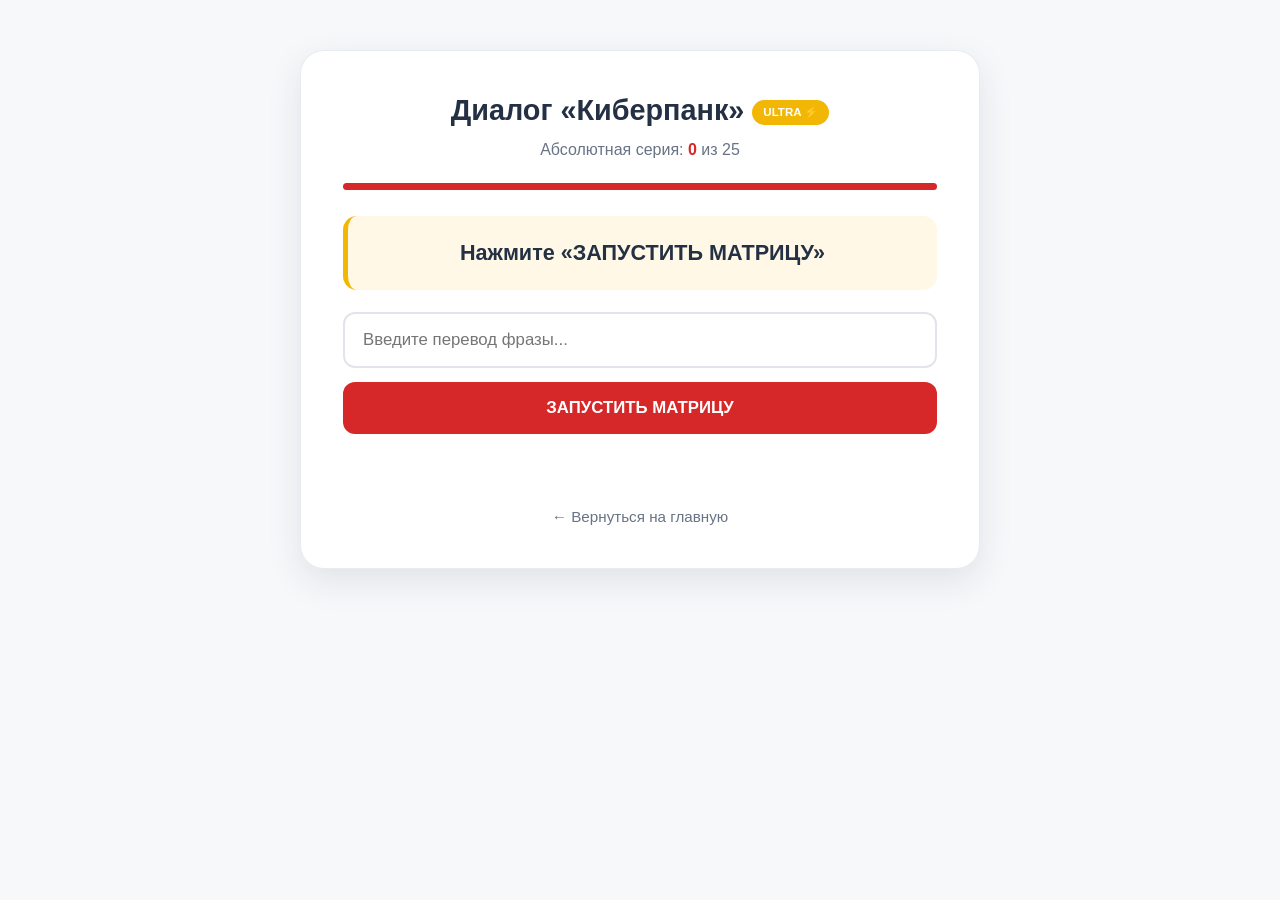
<file: trainers/trainer_cyberpunk_site.html>
<!DOCTYPE html>
<html lang="ru">
<head>
    <meta charset="UTF-8">
    <meta name="viewport" content="width=device-width, initial-scale=1.0">
    <title>Испанский тренажер: Киберпанк</title>
    <style>
        *{box-sizing:border-box} body{font-family:Arial,Helvetica,sans-serif;background:#f7f8fa;margin:0;min-height:100vh;color:#243044;display:flex;justify-content:center;align-items:flex-start;padding:50px 20px}.container{background:#fff;width:100%;max-width:680px;padding:42px;border-radius:24px;box-shadow:0 12px 35px rgba(31,41,55,.10);border:1px solid #e8ebf0;text-align:center}h2{color:#243044;margin:0 0 12px;font-size:1.8rem;line-height:1.25}.badge{display:inline-block;background:#f2b705;color:#fff;padding:5px 11px;border-radius:999px;font-size:.72rem;font-weight:700;text-transform:uppercase;vertical-align:middle}.score-board{color:#687386;font-size:1rem;margin:0 0 24px}#current-score{color:#d62828;font-weight:700}.timer-bar{width:100%;height:7px;background:#e9edf2;border-radius:999px;margin-bottom:26px;overflow:hidden}.timer-progress{width:100%;height:100%;background:#d62828;transition:width 1s linear}.phrase-display{background:#fff8e6;border-left:5px solid #f2b705;padding:24px 22px;border-radius:14px;font-size:1.35rem;font-weight:600;color:#243044;margin-bottom:22px;min-height:72px;display:flex;align-items:center;justify-content:center}input[type=text]{width:100%;padding:16px 18px;border:2px solid #e1e5eb;background:#fff;color:#243044;border-radius:12px;font-size:1.05rem;margin-bottom:14px;outline:none;transition:border-color .2s,box-shadow .2s}input[type=text]:focus{border-color:#d62828;box-shadow:0 0 0 4px rgba(214,40,40,.08)}button{background:#d62828;color:#fff;border:none;padding:16px 20px;font-size:1.05rem;border-radius:12px;cursor:pointer;width:100%;font-weight:700;transition:transform .2s,background .2s}button:hover{background:#b71f1f;transform:translateY(-1px)}.feedback{margin-top:20px;font-weight:600;font-size:1rem;min-height:30px;line-height:1.5}.correct{color:#16834b}.incorrect{color:#d62828}.back-home{display:inline-block;margin-top:24px;color:#687386;text-decoration:none;font-size:.95rem}.back-home:hover{color:#d62828}@media(max-width:600px){body{padding:20px 14px}.container{padding:28px 20px;border-radius:18px}h2{font-size:1.45rem}.phrase-display{font-size:1.15rem;padding:20px 16px}}
    </style>
</head>
<body>

<div class="container">
    <h2>Диалог «Киберпанк» <span class="badge">ULTRA ⚡</span></h2>
    <div class="score-board">Абсолютная серия: <span id="current-score">0</span> из 25</div>
    
    <div class="timer-bar"><div class="timer-progress" id="progress"></div></div>
    <div class="phrase-display" id="russian-text">Нажмите «ЗАПУСТИТЬ МАТРИЦУ»</div>
    
    <input type="text" id="answer-input" placeholder="Введите перевод фразы..." autocomplete="off" disabled>
    <button id="main-btn" onclick="initTrainer()">ЗАПУСТИТЬ МАТРИЦУ</button>
    
    <div class="feedback" id="feedback-zone"></div>
<a href="../index.html" class="back-home">← Вернуться на главную</a>

</div>

<script>
    const database = [
        // ====== БЛОК 1: НАСТОЯЩЕЕ ВРЕМЯ (База + Разговорные) ======
        { ru: "Я русский.", es: "Soy ruso" },
        { ru: "Она русская.", es: "Es rusa" },
        { ru: "Ты из России?", es: "Eres de Rusia" },
        { ru: "Я менеджер в офисе.", es: "Soy manager en la oficina" },
        { ru: "Она умная.", es: "Es inteligente" },
        { ru: "Я ем пиццу дома.", es: "Como pizza en casa" },
        { ru: "Ты не пишешь письмо.", es: "No escribes una carta" },
        { ru: "Он работает дома?", es: "Trabaja en casa" },
        { ru: "У меня есть машина.", es: "Tengo un coche" },
        { ru: "Она спешит.", es: "Tiene prisa" },
        { ru: "Ты хочешь есть?", es: "Tienes hambre" },
        { ru: "У него нет времени.", es: "No tiene tiempo" },
        { ru: "Она хочет есть, но она не хочет есть.", es: "Tiene hambre pero no quiere comer" },
        { ru: "Я спешу и я хочу есть.", es: "Tengo prisa y hambre" },
        { ru: "Но разве евро — это не наличные?", es: "Pero los euros no son efectivo" },

        // ====== БЛОК 2: БУДУЩЕЕ / ПЛАНЫ (Глаголы-двигатели) ======
        { ru: "Я хочу говорить по-испански.", es: "Quiero hablar espanol" },
        { ru: "Ты можешь работать дома?", es: "Puedes trabajar en casa" },
        { ru: "Я собираюсь учиться сейчас.", es: "Voy a estudiar ahora" },
        { ru: "Я не хочу есть пиццу.", es: "No quiero comer pizza" },
        { ru: "Ты собираешься жить в Мадриде?", es: "Vas a vivir en Madrid" },
        { ru: "Я не могу работать сегодня.", es: "No puedo trabajar hoy" },
        { ru: "Ты хочешь учиться?", es: "Quieres estudiar" },
        { ru: "Она хочет говорить по-испански.", es: "Quiere hablar espanol" },
        { ru: "Он не может работать сегодня.", es: "No puede trabajar hoy" },
        { ru: "Она собирается есть пиццу.", es: "Va a comer pizza" },
        // ====== БЛОК 3: ПРОШЕДШЕЕ ВРЕМЯ (Результаты и Состояния) ======
        { ru: "Я поговорил.", es: "He hablado" },
        { ru: "Ты поучился.", es: "Has estudiado" },
        { ru: "Он выучил испанский.", es: "Ha aprendido espanol" },
        { ru: "Я поел пиццу.", es: "He comido pizza" },
        { ru: "Ты пожил в Мадриде?", es: "Has vivido en Madrid" },
        { ru: "Я поучил испанский сегодня.", es: "He aprendido espanol hoy" },
        { ru: "Я сделал это.", es: "Lo he hecho" },
        { ru: "Он не сделал это.", es: "No lo ha hecho" },
        { ru: "Ты написал письмо?", es: "Has escrito una carta" },
        { ru: "Он открыл дверь.", es: "Ha abierto la puerta" },
        { ru: "Она хочет есть, но она не хочет есть.", es: "Tiene hambre, pero no quiere comer" }, // Наш хит-ловушка!
        { ru: "Я был готов.", es: "Estaba listo" },
        { ru: "Я был в Мадриде.", es: "Estaba en Madrid" },
        { ru: "Я не был уставшим.", es: "No estaba cansado" },
        { ru: "Я сделал это сегодня.", es: "Lo he hecho hoy" },
        { ru: "Я не сделал домашнее задание.", es: "No he hecho los deberes" },
        { ru: "Да, у меня есть евро и я могу заплатить без карты.", es: "Si tengo los euros y puedo pagar sin tarjeta" },
        { ru: "Думаю, что практиковать диалоги с тобой проще.", es: "Creo que es mas facil practicar los dialogos contigo" },
        { ru: "Я не хочу сказать просто, я хочу сказать проще.", es: "No quiero decir simple quiero decir mas simple" },
        { ru: "Ты можешь создать тренажер?", es: "Puedes crear un simulador" }
    ];

    let activePhrase = null;
    let currentStreak = 0;
    let stageChecking = false;
    let timerId = null;
    let timeLeft = 30;

    const ruDisplay = document.getElementById('russian-text');
    const inputField = document.getElementById('answer-input');
    const actionBtn = document.getElementById('main-btn');
    const feedbackField = document.getElementById('feedback-zone');
    const streakDisplay = document.getElementById('current-score');
    const progressBar = document.getElementById('progress');

    function cleanString(str) {
        return str.toLowerCase()
            .replace(/[.,\/#!$%\^&\*;:{}=\-_`~()¿?]/g, "")
            .replace(/[áäà]/g, "a").replace(/[éëè]/g, "e")
            .replace(/[íïì]/g, "i").replace(/[óöò]/g, "o")
            .replace(/[úüù]/g, "u").replace(/ñ/g, "n")
            .trim();
    }

    function initTrainer() {
        currentStreak = 0;
        streakDisplay.innerText = currentStreak;
        inputField.disabled = false;
        triggerNext();
    }

    function startTimer() {
        clearInterval(timerId);
        timeLeft = 30;
        progressBar.style.width = "100%";
        
        timerId = setInterval(() => {
            timeLeft--;
            progressBar.style.width = (timeLeft / 30 * 100) + "%";
            
            if (timeLeft <= 0) {
                clearInterval(timerId);
                timeOutFail();
            }
        }, 1000);
    }

    function timeOutFail() {
        feedbackField.innerHTML = `<span class='incorrect'>⏱️ Время вышло! Правильно: <b>${activePhrase.es}</b></span>`;
        currentStreak = 0;
        streakDisplay.innerText = currentStreak;
        actionBtn.innerText = "Следующая фраза";
        actionBtn.onclick = triggerNext;
        stageChecking = false;
    }

    function triggerNext() {
        clearInterval(timerId);
        if (currentStreak >= 25) {
            ruDisplay.innerText = "🏆 ВЫ СДЕЛАЛИ ЭТО! ВСЕ ТРИ ВРЕМЕНИ ВАМ ПОДЧИНЕНЫ!";
            inputField.disabled = true;
            inputField.value = "";
            progressBar.style.width = "0%";
            actionBtn.innerText = "Запустить Матрицу заново";
            actionBtn.onclick = initTrainer;
            return;
        }

        activePhrase = database[Math.floor(Math.random() * database.length)];
        ruDisplay.innerText = activePhrase.ru;
        inputField.value = "";
        feedbackField.innerText = "";
        inputField.focus();

        actionBtn.innerText = "Проверить";
        actionBtn.onclick = evaluateAnswer;
        stageChecking = true;
        startTimer();
    }

    function evaluateAnswer() {
        clearInterval(timerId);
        const userClean = cleanString(inputField.value);
        const correctClean = cleanString(activePhrase.es);

        if (userClean === correctClean || correctClean.includes(userClean) && userClean.length > 6) {
            feedbackField.innerHTML = "<span class='correct'>🎯 Идеально! Идем дальше.</span>";
            currentStreak++;
            streakDisplay.innerText = currentStreak;
        } else {
            feedbackField.innerHTML = `<span class='incorrect'>Ошибка. Правильный вариант: <b>${activePhrase.es}</b></span>`;
            currentStreak = 0; 
            streakDisplay.innerText = currentStreak;
        }

        actionBtn.innerText = "Следующая фраза";
        actionBtn.onclick = triggerNext;
        stageChecking = false;
    }

    inputField.addEventListener("keyup", function(e) {
        if (e.key === "Enter") {
            if (stageChecking) evaluateAnswer();
            else triggerNext();
        }
    });
</script>

</body>
</html>
</file>
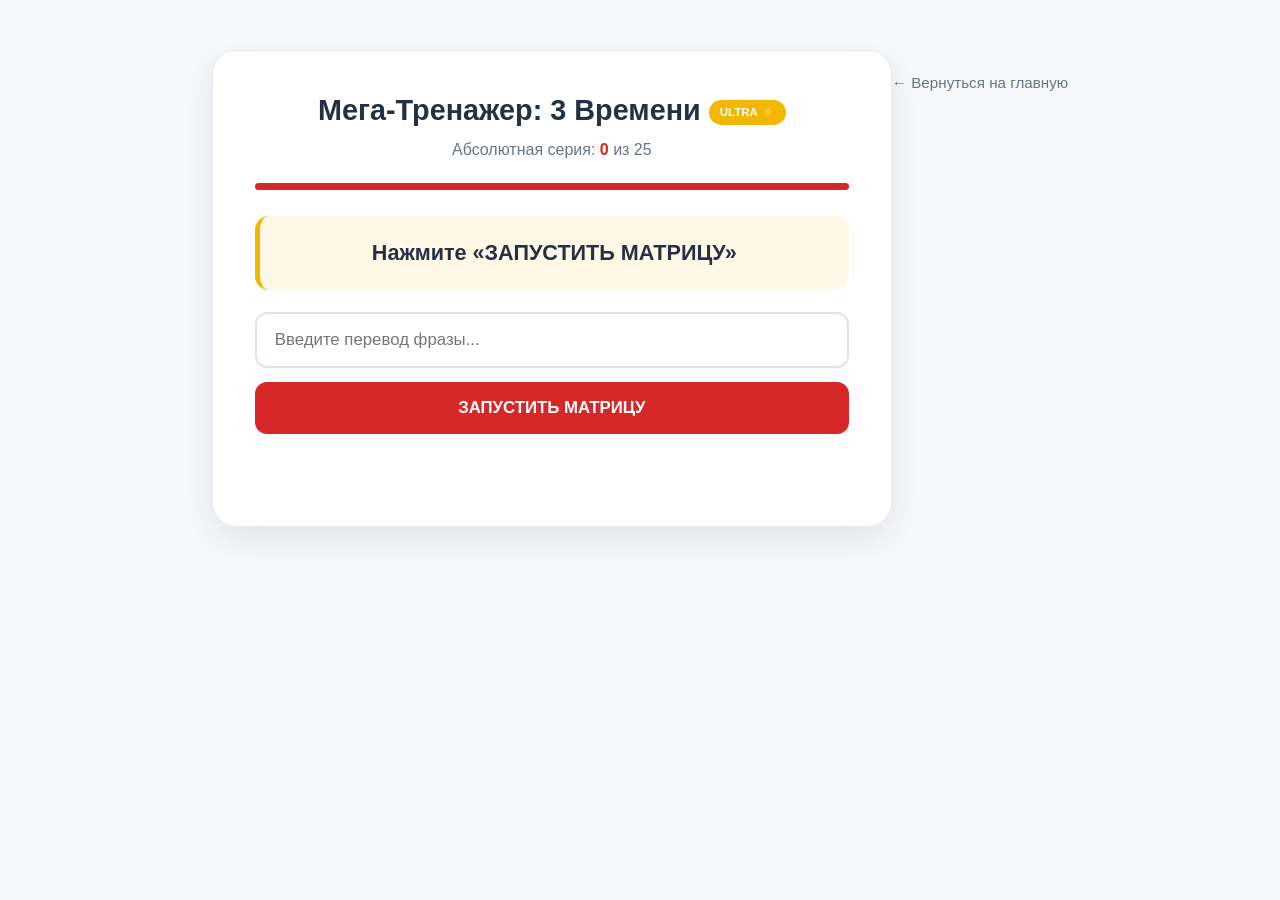
<file: trainers/tri_vremeni_ultra_site.html>
<!DOCTYPE html>
<html lang="ru">
<head>
    <meta charset="UTF-8">
    <meta name="viewport" content="width=device-width, initial-scale=1.0">
    <title>Испанский Мега-Тренажер: ТРИ ВРЕМЕНИ</title>
    <style>
        * { box-sizing: border-box; }

        body {
            font-family: Arial, Helvetica, sans-serif;
            background: #f7f8fa;
            margin: 0;
            min-height: 100vh;
            color: #243044;
            display: flex;
            justify-content: center;
            align-items: flex-start;
            padding: 50px 20px;
        }

        .container {
            background: #ffffff;
            width: 100%;
            max-width: 680px;
            padding: 42px;
            border-radius: 24px;
            box-shadow: 0 12px 35px rgba(31,41,55,.10);
            border: 1px solid #e8ebf0;
            text-align: center;
        }

        h2 { color:#243044; margin:0 0 12px; font-size:1.8rem; line-height:1.25; }
        .badge { display:inline-block; background:#f2b705; color:#fff; padding:5px 11px; border-radius:999px; font-size:.72rem; font-weight:700; vertical-align:middle; }
        .score-board { color:#687386; font-size:1rem; margin:0 0 24px; }
        #current-score { color:#d62828; font-weight:700; }
        .timer-bar { width:100%; height:7px; background:#e9edf2; border-radius:999px; margin-bottom:26px; overflow:hidden; }
        .timer-progress { width:100%; height:100%; background:#d62828; transition:width 1s linear; }
        .phrase-display { background:#fff8e6; border-left:5px solid #f2b705; padding:24px 22px; border-radius:14px; font-size:1.35rem; font-weight:600; color:#243044; margin-bottom:22px; min-height:72px; display:flex; align-items:center; justify-content:center; }
        input[type="text"] { width:100%; padding:16px 18px; border:2px solid #e1e5eb; background:#fff; color:#243044; border-radius:12px; font-size:1.05rem; margin-bottom:14px; outline:none; transition:border-color .2s,box-shadow .2s; }
        input[type="text"]:focus { border-color:#d62828; box-shadow:0 0 0 4px rgba(214,40,40,.08); }
        button { background:#d62828; color:#fff; border:none; padding:16px 20px; font-size:1.05rem; border-radius:12px; cursor:pointer; width:100%; font-weight:700; transition:transform .2s,background .2s; }
        button:hover { background:#b71f1f; transform:translateY(-1px); }
        .feedback { margin-top:20px; font-weight:600; font-size:1rem; min-height:30px; line-height:1.5; }
        .correct { color:#16834b; }
        .incorrect { color:#d62828; }
        .back-home { display:inline-block; margin-top:24px; color:#687386; text-decoration:none; font-size:.95rem; }
        .back-home:hover { color:#d62828; }
        @media (max-width:600px) { body { padding:20px 14px; } .container { padding:28px 20px; border-radius:18px; } h2 { font-size:1.45rem; } .phrase-display { font-size:1.15rem; padding:20px 16px; } }
    </style>
</head>
<body>

<div class="container">
    <h2>Мега-Тренажер: 3 Времени <span class="badge">ULTRA ⚡</span></h2>
    <div class="score-board">Абсолютная серия: <span id="current-score">0</span> из 25</div>
    
    <div class="timer-bar"><div class="timer-progress" id="progress"></div></div>
    <div class="phrase-display" id="russian-text">Нажмите «ЗАПУСТИТЬ МАТРИЦУ»</div>
    
    <input type="text" id="answer-input" placeholder="Введите перевод фразы..." autocomplete="off" disabled>
    <button id="main-btn" onclick="initTrainer()">ЗАПУСТИТЬ МАТРИЦУ</button>
    
    <div class="feedback" id="feedback-zone"></div>
</div>

<a class="back-home" href="../index.html">← Вернуться на главную</a>

<script>
    const database = [
        // ====== БЛОК 1: НАСТОЯЩЕЕ ВРЕМЯ (База + Разговорные) ======
        { ru: "Я русский.", es: "Soy ruso" },
        { ru: "Она русская.", es: "Es rusa" },
        { ru: "Ты из России?", es: "Eres de Rusia" },
        { ru: "Я менеджер в офисе.", es: "Soy manager en la oficina" },
        { ru: "Она умная.", es: "Es inteligente" },
        { ru: "Я ем пиццу дома.", es: "Como pizza en casa" },
        { ru: "Ты не пишешь письмо.", es: "No escribes una carta" },
        { ru: "Он работает дома?", es: "Trabaja en casa" },
        { ru: "У меня есть машина.", es: "Tengo un coche" },
        { ru: "Она спешит.", es: "Tiene prisa" },
        { ru: "Ты хочешь есть?", es: "Tienes hambre" },
        { ru: "У него нет времени.", es: "No tiene tiempo" },
        { ru: "Она хочет есть, но она не хочет есть.", es: "Tiene hambre pero no quiere comer" },
        { ru: "Я спешу и я хочу есть.", es: "Tengo prisa y hambre" },
        { ru: "Но разве евро — это не наличные?", es: "Pero los euros no son efectivo" },

        // ====== БЛОК 2: БУДУЩЕЕ / ПЛАНЫ (Глаголы-двигатели) ======
        { ru: "Я хочу говорить по-испански.", es: "Quiero hablar espanol" },
        { ru: "Ты можешь работать дома?", es: "Puedes trabajar en casa" },
        { ru: "Я собираюсь учиться сейчас.", es: "Voy a estudiar ahora" },
        { ru: "Я не хочу есть пиццу.", es: "No quiero comer pizza" },
        { ru: "Ты собираешься жить в Мадриде?", es: "Vas a vivir en Madrid" },
        { ru: "Я не могу работать сегодня.", es: "No puedo trabajar hoy" },
        { ru: "Ты хочешь учиться?", es: "Quieres estudiar" },
        { ru: "Она хочет говорить по-испански.", es: "Quiere hablar espanol" },
        { ru: "Он не может работать сегодня.", es: "No puede trabajar hoy" },
        { ru: "Она собирается есть пиццу.", es: "Va a comer pizza" },
        // ====== БЛОК 3: ПРОШЕДШЕЕ ВРЕМЯ (Результаты и Состояния) ======
        { ru: "Я поговорил.", es: "He hablado" },
        { ru: "Ты поучился.", es: "Has estudiado" },
        { ru: "Он выучил испанский.", es: "Ha aprendido espanol" },
        { ru: "Я поел пиццу.", es: "He comido pizza" },
        { ru: "Ты пожил в Мадриде?", es: "Has vivido en Madrid" },
        { ru: "Я поучил испанский сегодня.", es: "He aprendido espanol hoy" },
        { ru: "Я сделал это.", es: "Lo he hecho" },
        { ru: "Он не сделал это.", es: "No lo ha hecho" },
        { ru: "Ты написал письмо?", es: "Has escrito una carta" },
        { ru: "Он открыл дверь.", es: "Ha abierto la puerta" },
        { ru: "Она хочет есть, но она не хочет есть.", es: "Tiene hambre pero no quiere comer" }, // Наш хит-ловушка!
        { ru: "Я был готов.", es: "Estaba listo" },
        { ru: "Я был в Мадриде.", es: "Estaba en Madrid" },
        { ru: "Я не был уставшим.", es: "No estaba cansado" },
        { ru: "Я сделал это сегодня.", es: "Lo he hecho hoy" },
        { ru: "Я не сделал домашнее задание.", es: "No he hecho los deberes" },
        { ru: "Да, у меня есть евро и я могу заплатить без карты.", es: "Si tengo los euros y puedo pagar sin tarjeta" },
        { ru: "Думаю, что практиковать диалоги с тобой проще.", es: "Creo que es mas facil practicar los dialogos contigo" },
        { ru: "Я не хочу сказать просто, я хочу сказать проще.", es: "No quiero decir simple quiero decir mas simple" },
        { ru: "Ты можешь создать тренажер?", es: "Puedes crear un simulador" }
    ];

    let activePhrase = null;
    let currentStreak = 0;
    let stageChecking = false;
    let timerId = null;
    let timeLeft = 30;

    const ruDisplay = document.getElementById('russian-text');
    const inputField = document.getElementById('answer-input');
    const actionBtn = document.getElementById('main-btn');
    const feedbackField = document.getElementById('feedback-zone');
    const streakDisplay = document.getElementById('current-score');
    const progressBar = document.getElementById('progress');

    function cleanString(str) {
        return str.toLowerCase()
            .replace(/[.,\/#!$%\^&\*;:{}=\-_`~()¿?]/g, "")
            .replace(/[áäà]/g, "a").replace(/[éëè]/g, "e")
            .replace(/[íïì]/g, "i").replace(/[óöò]/g, "o")
            .replace(/[úüù]/g, "u").replace(/ñ/g, "n")
            .trim();
    }

    function initTrainer() {
        currentStreak = 0;
        streakDisplay.innerText = currentStreak;
        inputField.disabled = false;
        triggerNext();
    }

    function startTimer() {
        clearInterval(timerId);
        timeLeft = 30;
        progressBar.style.width = "100%";
        
        timerId = setInterval(() => {
            timeLeft--;
            progressBar.style.width = (timeLeft / 30 * 100) + "%";
            
            if (timeLeft <= 0) {
                clearInterval(timerId);
                timeOutFail();
            }
        }, 1000);
    }

    function timeOutFail() {
        feedbackField.innerHTML = `<span class='incorrect'>⏱️ Время вышло! Правильно: <b>${activePhrase.es}</b></span>`;
        currentStreak = 0;
        streakDisplay.innerText = currentStreak;
        actionBtn.innerText = "Следующая фраза";
        actionBtn.onclick = triggerNext;
        stageChecking = false;
    }

    function triggerNext() {
        clearInterval(timerId);
        if (currentStreak >= 25) {
            ruDisplay.innerText = "🏆 ВЫ СДЕЛАЛИ ЭТО! ВСЕ ТРИ ВРЕМЕНИ ВАМ ПОДЧИНЕНЫ!";
            inputField.disabled = true;
            inputField.value = "";
            progressBar.style.width = "0%";
            actionBtn.innerText = "Запустить Матрицу заново";
            actionBtn.onclick = initTrainer;
            return;
        }

        activePhrase = database[Math.floor(Math.random() * database.length)];
        ruDisplay.innerText = activePhrase.ru;
        inputField.value = "";
        feedbackField.innerText = "";
        inputField.focus();

        actionBtn.innerText = "Проверить";
        actionBtn.onclick = evaluateAnswer;
        stageChecking = true;
        startTimer();
    }

    function evaluateAnswer() {
        clearInterval(timerId);
        const userClean = cleanString(inputField.value);
        const correctClean = cleanString(activePhrase.es);

        if (userClean === correctClean || correctClean.includes(userClean) && userClean.length > 6) {
            feedbackField.innerHTML = "<span class='correct'>🎯 Идеально! Идем дальше.</span>";
            currentStreak++;
            streakDisplay.innerText = currentStreak;
        } else {
            feedbackField.innerHTML = `<span class='incorrect'>Ошибка. Правильный вариант: <b>${activePhrase.es}</b></span>`;
            currentStreak = 0; 
            streakDisplay.innerText = currentStreak;
        }

        actionBtn.innerText = "Следующая фраза";
        actionBtn.onclick = triggerNext;
        stageChecking = false;
    }

    inputField.addEventListener("keyup", function(e) {
        if (e.key === "Enter") {
            if (stageChecking) evaluateAnswer();
            else triggerNext();
        }
    });
</script>

</body>
</html>
</file>
